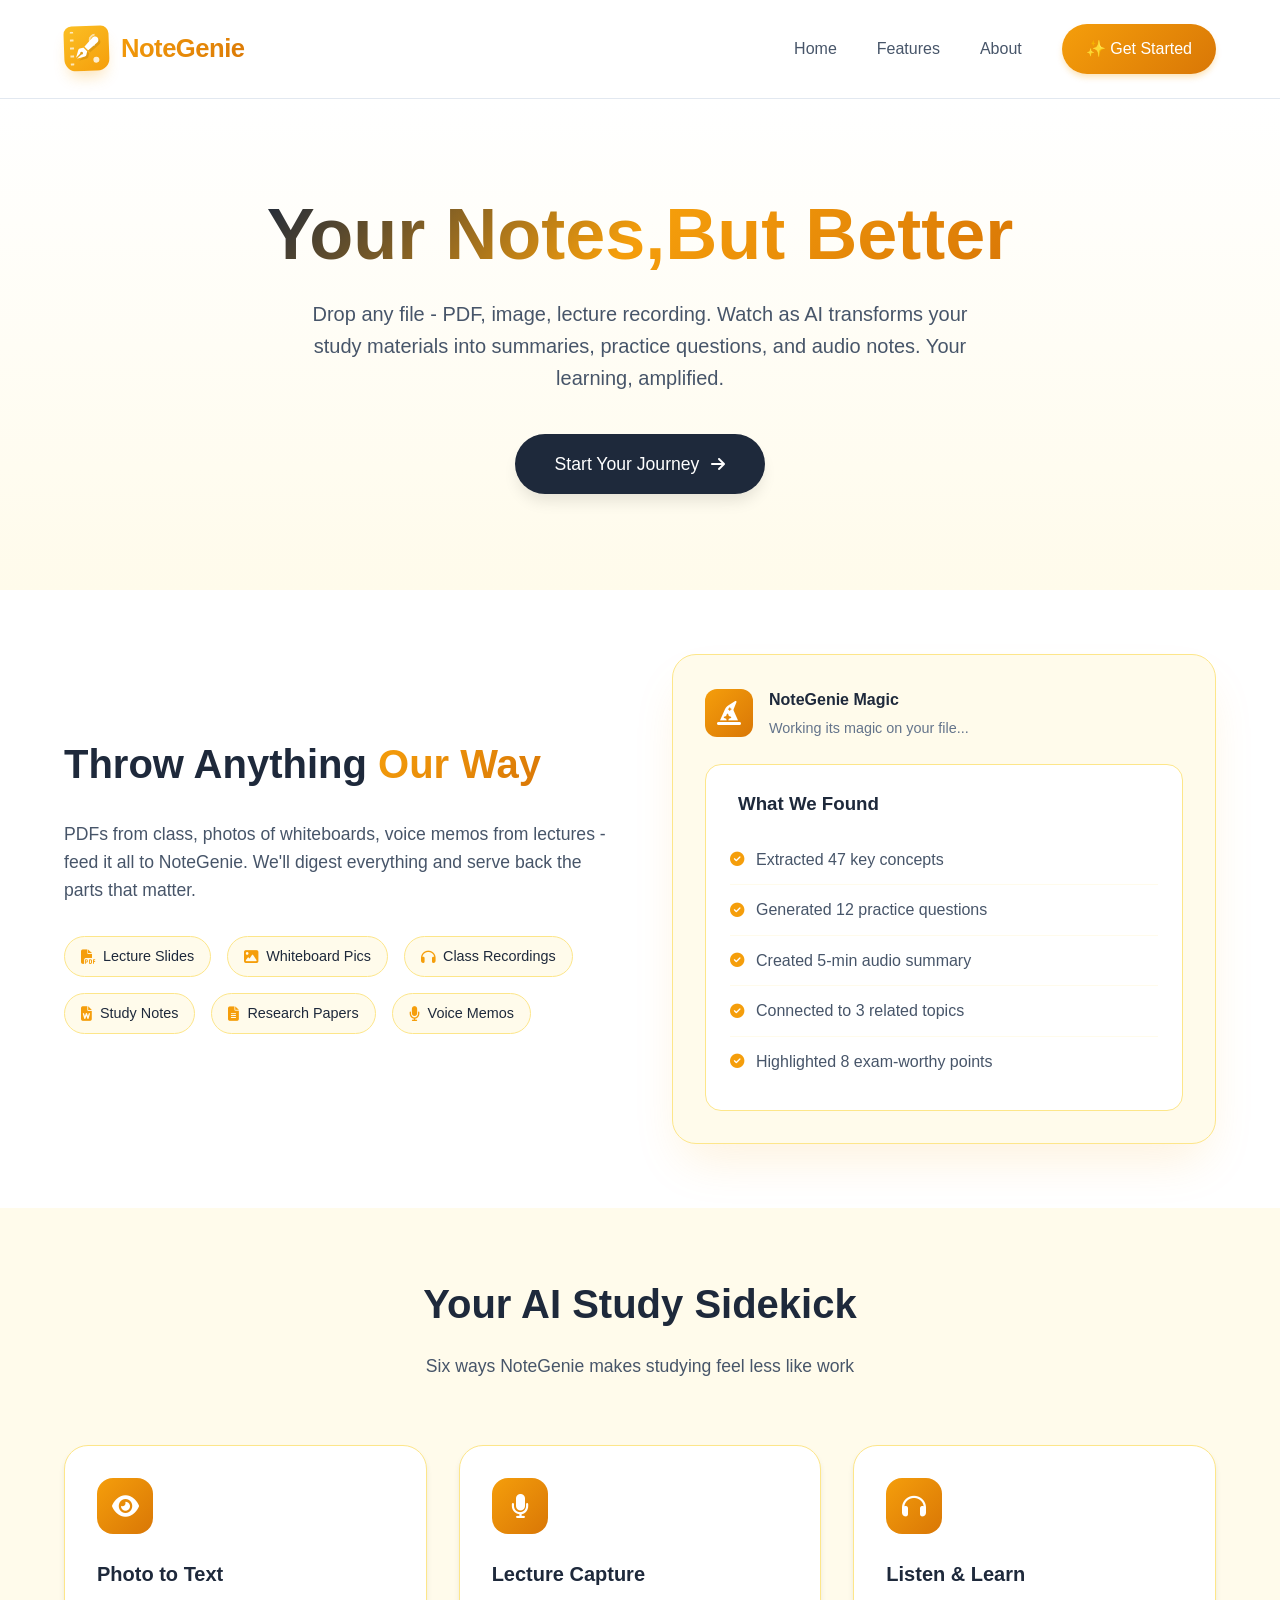
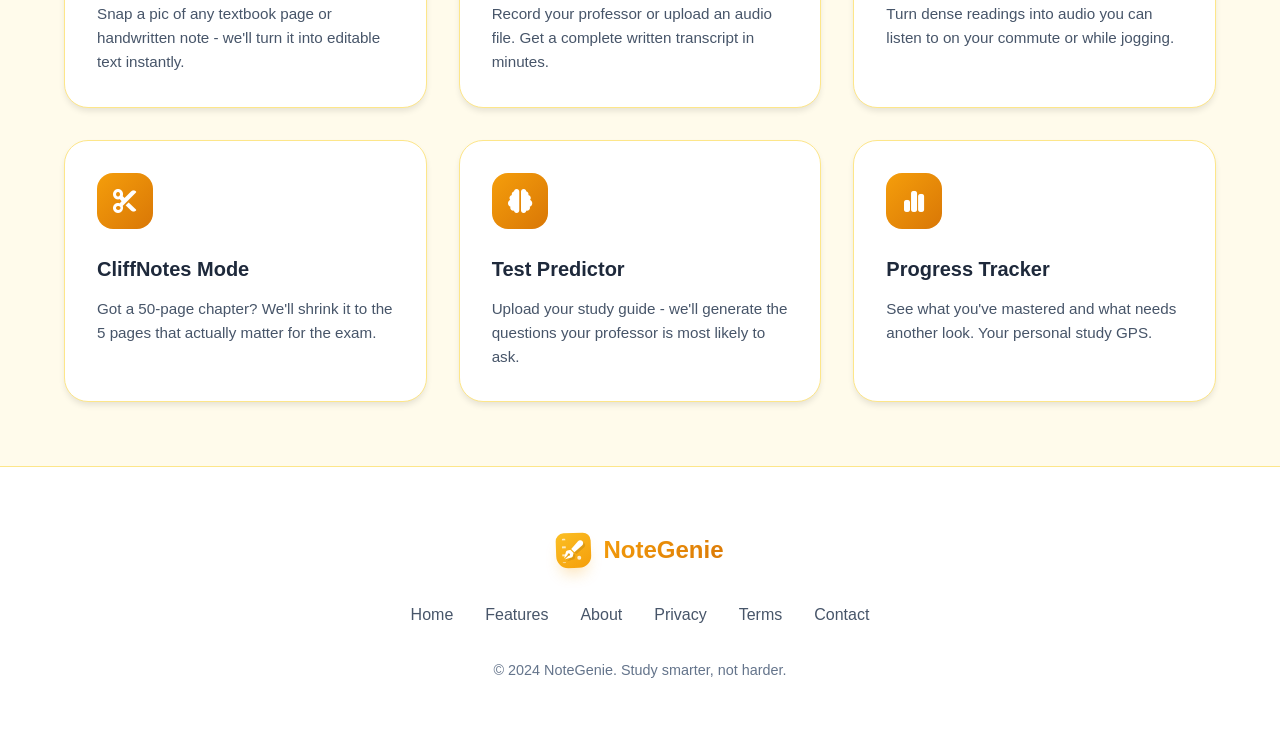
<file: templates/index.html>
<!DOCTYPE html>
<html lang="en">
<head>
    <meta charset="UTF-8">
    <meta name="viewport" content="width=device-width, initial-scale=1.0">
    <title>NoteGenie - Your Study Companion</title>
    <link rel="stylesheet" href="https://cdnjs.cloudflare.com/ajax/libs/font-awesome/6.4.0/css/all.min.css">
    <style>
        * {
            margin: 0;
            padding: 0;
            box-sizing: border-box;
        }

        body {
            font-family: -apple-system, BlinkMacSystemFont, 'Segoe UI', Roboto, Oxygen, Ubuntu, Cantarell, sans-serif;
            background: #ffffff;
            color: #1e293b;
            line-height: 1.6;
        }

        /* Navigation */
        .navbar {
            display: flex;
            justify-content: space-between;
            align-items: center;
            padding: 1.5rem 4rem;
            background: white;
            border-bottom: 1px solid #e2e8f0;
        }

        /* Creative Notebook-Style Logo */
        .logo {
            display: flex;
            align-items: center;
            gap: 0.75rem;
            font-size: 1.5rem;
            font-weight: 600;
            position: relative;
        }

        .notebook-logo {
            position: relative;
            width: 45px;
            height: 45px;
            background: linear-gradient(145deg, #fbbf24, #f59e0b);
            border-radius: 8px 8px 12px 12px;
            box-shadow: 0 10px 15px -5px rgba(245, 158, 11, 0.3);
            transform: rotate(-2deg);
            display: flex;
            align-items: center;
            justify-content: center;
            overflow: hidden;
        }

        .notebook-logo::before {
            content: '';
            position: absolute;
            left: 6px;
            top: 5px;
            bottom: 5px;
            width: 4px;
            background: linear-gradient(to bottom, #ffffff 20%, transparent 20%);
            background-size: 4px 8px;
            border-radius: 2px;
            opacity: 0.7;
        }

        .notebook-logo i {
            color: white;
            font-size: 1.4rem;
            position: relative;
            z-index: 2;
            text-shadow: 2px 2px 0 rgba(0,0,0,0.1);
            transform: rotate(2deg);
        }

        .logo-dot {
            position: absolute;
            width: 6px;
            height: 6px;
            background: white;
            border-radius: 50%;
            bottom: 8px;
            right: 10px;
            opacity: 0.8;
        }

        .logo-spiral {
            position: absolute;
            width: 12px;
            height: 12px;
            border: 2px solid white;
            border-top-color: transparent;
            border-right-color: transparent;
            border-radius: 50%;
            top: 8px;
            right: 8px;
            transform: rotate(45deg);
            opacity: 0.6;
        }

        .logo-text {
            background: linear-gradient(135deg, #f59e0b, #d97706);
            -webkit-background-clip: text;
            -webkit-text-fill-color: transparent;
            background-clip: text;
            font-size: 1.6rem;
            letter-spacing: -0.5px;
        }

        .nav-links {
            display: flex;
            gap: 2.5rem;
            align-items: center;
        }

        .nav-links a {
            text-decoration: none;
            color: #475569;
            font-weight: 500;
            transition: color 0.2s;
        }

        .nav-links a:hover {
            color: #f59e0b;
        }

        .nav-links .get-started-btn {
            background: linear-gradient(135deg, #f59e0b, #d97706);
            color: white;
            padding: 0.75rem 1.5rem;
            border-radius: 100px;
            font-weight: 500;
            box-shadow: 0 4px 6px -1px rgba(245, 158, 11, 0.3);
        }

        .nav-links .get-started-btn:hover {
            transform: translateY(-2px);
            box-shadow: 0 10px 15px -3px rgba(245, 158, 11, 0.4);
            color: white;
        }

        /* Hero Section - Original Copy */
        .hero {
            padding: 6rem 4rem;
            text-align: center;
            background: linear-gradient(to bottom, white, #fffbeb);
        }

        .hero h1 {
            font-size: 4.5rem;
            font-weight: 700;
            line-height: 1.1;
            margin-bottom: 1.5rem;
        }

        .hero-gradient {
            background: linear-gradient(135deg, #1e293b, #f59e0b, #d97706);
            -webkit-background-clip: text;
            -webkit-text-fill-color: transparent;
            background-clip: text;
        }

        .hero p {
            font-size: 1.25rem;
            color: #475569;
            max-width: 700px;
            margin: 0 auto 2.5rem;
        }

        .cta-button {
            display: inline-flex;
            align-items: center;
            gap: 0.75rem;
            background: #1e293b;
            color: white;
            padding: 1rem 2.5rem;
            border-radius: 100px;
            font-size: 1.1rem;
            font-weight: 500;
            text-decoration: none;
            transition: all 0.3s;
            box-shadow: 0 10px 15px -3px rgba(0, 0, 0, 0.1);
        }

        .cta-button:hover {
            background: #f59e0b;
            transform: translateY(-2px);
            box-shadow: 0 20px 25px -5px rgba(245, 158, 11, 0.4);
        }

        .cta-button i {
            font-size: 1rem;
        }

        /* Feature Showcase */
        .feature-showcase {
            padding: 4rem;
            background: white;
        }

        .showcase-grid {
            max-width: 1200px;
            margin: 0 auto;
            display: grid;
            grid-template-columns: 1fr 1fr;
            gap: 4rem;
            align-items: center;
        }

        .showcase-content h2 {
            font-size: 2.5rem;
            font-weight: 600;
            margin-bottom: 1.5rem;
            color: #1e293b;
        }

        .showcase-content h2 span {
            background: linear-gradient(135deg, #f59e0b, #d97706);
            -webkit-background-clip: text;
            -webkit-text-fill-color: transparent;
            background-clip: text;
        }

        .showcase-content p {
            font-size: 1.1rem;
            color: #475569;
            margin-bottom: 2rem;
        }

        .source-types {
            display: flex;
            flex-wrap: wrap;
            gap: 1rem;
            margin-bottom: 2rem;
        }

        .source-tag {
            background: #fffbeb;
            padding: 0.5rem 1rem;
            border-radius: 100px;
            font-size: 0.9rem;
            color: #1e293b;
            display: flex;
            align-items: center;
            gap: 0.5rem;
            border: 1px solid #fde68a;
        }

        .source-tag i {
            color: #f59e0b;
        }

        .feature-preview {
            background: #fffbeb;
            border-radius: 24px;
            padding: 2rem;
            box-shadow: 0 25px 50px -12px rgba(245, 158, 11, 0.15);
            border: 1px solid #fde68a;
        }

        .preview-header {
            display: flex;
            align-items: center;
            gap: 1rem;
            margin-bottom: 1.5rem;
        }

        .preview-avatar {
            width: 48px;
            height: 48px;
            background: linear-gradient(135deg, #f59e0b, #d97706);
            border-radius: 12px;
            display: flex;
            align-items: center;
            justify-content: center;
            color: white;
            font-size: 1.5rem;
        }

        .preview-title h4 {
            color: #1e293b;
            margin-bottom: 0.25rem;
        }

        .preview-title p {
            color: #64748b;
            font-size: 0.9rem;
        }

        .preview-content {
            background: white;
            border-radius: 16px;
            padding: 1.5rem;
            border: 1px solid #fde68a;
        }

        .preview-content h3 {
            color: #1e293b;
            margin-bottom: 1rem;
            display: flex;
            align-items: center;
            gap: 0.5rem;
        }

        .preview-content h3 i {
            color: #f59e0b;
        }

        .preview-content ul {
            list-style: none;
        }

        .preview-content li {
            padding: 0.75rem 0;
            border-bottom: 1px solid #fffbeb;
            color: #475569;
            display: flex;
            align-items: center;
            gap: 0.75rem;
        }

        .preview-content li:last-child {
            border-bottom: none;
        }

        .preview-content li i {
            color: #f59e0b;
            font-size: 0.9rem;
        }

        /* Features Grid */
        .features-section {
            padding: 4rem;
            background: #fffbeb;
        }

        .section-header {
            text-align: center;
            max-width: 600px;
            margin: 0 auto 4rem;
        }

        .section-header h2 {
            font-size: 2.5rem;
            color: #1e293b;
            margin-bottom: 1rem;
        }

        .section-header p {
            color: #475569;
            font-size: 1.1rem;
        }

        .features-grid {
            max-width: 1200px;
            margin: 0 auto;
            display: grid;
            grid-template-columns: repeat(3, 1fr);
            gap: 2rem;
        }

        .feature-card {
            background: white;
            padding: 2rem;
            border-radius: 24px;
            box-shadow: 0 4px 6px -1px rgba(0, 0, 0, 0.1);
            transition: all 0.3s;
            border: 1px solid #fde68a;
        }

        .feature-card:hover {
            transform: translateY(-4px);
            box-shadow: 0 20px 25px -5px rgba(245, 158, 11, 0.2);
            border-color: #f59e0b;
        }

        .feature-icon {
            width: 56px;
            height: 56px;
            background: linear-gradient(135deg, #f59e0b, #d97706);
            border-radius: 16px;
            display: flex;
            align-items: center;
            justify-content: center;
            margin-bottom: 1.5rem;
        }

        .feature-icon i {
            color: white;
            font-size: 1.5rem;
        }

        .feature-card h3 {
            color: #1e293b;
            margin-bottom: 0.75rem;
            font-size: 1.25rem;
        }

        .feature-card p {
            color: #475569;
            font-size: 0.95rem;
            line-height: 1.6;
        }

        /* Footer */
        .footer {
            background: white;
            padding: 4rem;
            text-align: center;
            border-top: 1px solid #fde68a;
        }

        .footer-logo {
            display: flex;
            align-items: center;
            justify-content: center;
            gap: 0.75rem;
            margin-bottom: 2rem;
        }

        .footer-links {
            display: flex;
            justify-content: center;
            gap: 2rem;
            margin-bottom: 2rem;
        }

        .footer-links a {
            color: #475569;
            text-decoration: none;
            transition: color 0.2s;
        }

        .footer-links a:hover {
            color: #f59e0b;
        }

        .copyright {
            color: #64748b;
            font-size: 0.9rem;
        }

        /* Responsive */
        @media (max-width: 1024px) {
            .hero h1 {
                font-size: 3.5rem;
            }
            
            .showcase-grid {
                grid-template-columns: 1fr;
            }
            
            .features-grid {
                grid-template-columns: repeat(2, 1fr);
            }
        }

        @media (max-width: 768px) {
            .navbar {
                padding: 1rem 2rem;
                flex-direction: column;
                gap: 1rem;
            }
            
            .nav-links {
                gap: 1.5rem;
            }
            
            .hero {
                padding: 4rem 2rem;
            }
            
            .hero h1 {
                font-size: 2.5rem;
            }
            
            .features-grid {
                grid-template-columns: 1fr;
            }
            
            .footer-links {
                flex-direction: column;
                gap: 1rem;
            }
        }
    </style>
</head>
<body>
    <!-- Navigation -->
    <nav class="navbar">
        <div class="logo">
            <div class="notebook-logo">
                <i class="fas fa-pen-fancy"></i>
                <div class="logo-dot"></div>
                <div class="logo-spiral"></div>
            </div>
            <span class="logo-text">NoteGenie</span>
        </div>
        <div class="nav-links">
            <a href="#home">Home</a>
            <a href="#features">Features</a>
            <a href="#about">About</a>
            <a href="/login" class="get-started-btn">✨ Get Started</a>
        </div>
    </nav>

    <!-- Hero Section - Original Copy -->
    <section class="hero" id="home">
        <h1>
            <span class="hero-gradient">Your Notes,But Better
        </h1>
        <p>Drop any file - PDF, image, lecture recording. Watch as AI transforms your study materials into summaries, practice questions, and audio notes. Your learning, amplified.</p>
        <a href="/register" class="cta-button">
            Start Your Journey <i class="fas fa-arrow-right"></i>
        </a>
    </section>

    <!-- Feature Showcase -->
    <section class="feature-showcase">
        <div class="showcase-grid">
            <div class="showcase-content">
                <h2>Throw Anything <span>Our Way</span></h2>
                <p>PDFs from class, photos of whiteboards, voice memos from lectures - feed it all to NoteGenie. We'll digest everything and serve back the parts that matter.</p>
                
                <div class="source-types">
                    <span class="source-tag"><i class="fas fa-file-pdf"></i> Lecture Slides</span>
                    <span class="source-tag"><i class="fas fa-image"></i> Whiteboard Pics</span>
                    <span class="source-tag"><i class="fas fa-headphones"></i> Class Recordings</span>
                    <span class="source-tag"><i class="fas fa-file-word"></i> Study Notes</span>
                    <span class="source-tag"><i class="fas fa-file-alt"></i> Research Papers</span>
                    <span class="source-tag"><i class="fas fa-microphone"></i> Voice Memos</span>
                </div>
            </div>

            <div class="feature-preview">
                <div class="preview-header">
                    <div class="preview-avatar">
                        <i class="fas fa-hat-wizard"></i>
                    </div>
                    <div class="preview-title">
                        <h4>NoteGenie Magic</h4>
                        <p>Working its magic on your file...</p>
                    </div>
                </div>
                <div class="preview-content">
                    <h3><i class="fas fa-sparkles"></i> What We Found</h3>
                    <ul>
                        <li><i class="fas fa-check-circle"></i> Extracted 47 key concepts</li>
                        <li><i class="fas fa-check-circle"></i> Generated 12 practice questions</li>
                        <li><i class="fas fa-check-circle"></i> Created 5-min audio summary</li>
                        <li><i class="fas fa-check-circle"></i> Connected to 3 related topics</li>
                        <li><i class="fas fa-check-circle"></i> Highlighted 8 exam-worthy points</li>
                    </ul>
                </div>
            </div>
        </div>
    </section>

    <!-- Features Grid -->
    <section class="features-section" id="features">
        <div class="section-header">
            <h2>Your AI Study Sidekick</h2>
            <p>Six ways NoteGenie makes studying feel less like work</p>
        </div>

        <div class="features-grid">
            <div class="feature-card">
                <div class="feature-icon">
                    <i class="fas fa-eye"></i>
                </div>
                <h3>Photo to Text</h3>
                <p>Snap a pic of any textbook page or handwritten note - we'll turn it into editable text instantly.</p>
            </div>

            <div class="feature-card">
                <div class="feature-icon">
                    <i class="fas fa-microphone"></i>
                </div>
                <h3>Lecture Capture</h3>
                <p>Record your professor or upload an audio file. Get a complete written transcript in minutes.</p>
            </div>

            <div class="feature-card">
                <div class="feature-icon">
                    <i class="fas fa-headphones"></i>
                </div>
                <h3>Listen & Learn</h3>
                <p>Turn dense readings into audio you can listen to on your commute or while jogging.</p>
            </div>

            <div class="feature-card">
                <div class="feature-icon">
                    <i class="fas fa-cut"></i>
                </div>
                <h3>CliffNotes Mode</h3>
                <p>Got a 50-page chapter? We'll shrink it to the 5 pages that actually matter for the exam.</p>
            </div>

            <div class="feature-card">
                <div class="feature-icon">
                    <i class="fas fa-brain"></i>
                </div>
                <h3>Test Predictor</h3>
                <p>Upload your study guide - we'll generate the questions your professor is most likely to ask.</p>
            </div>

            <div class="feature-card">
                <div class="feature-icon">
                    <i class="fas fa-chart-simple"></i>
                </div>
                <h3>Progress Tracker</h3>
                <p>See what you've mastered and what needs another look. Your personal study GPS.</p>
            </div>
        </div>
    </section>

    <!-- Footer -->
    <footer class="footer">
        <div class="footer-logo">
            <div class="notebook-logo" style="width: 35px; height: 35px;">
                <i class="fas fa-pen-fancy" style="font-size: 1.2rem;"></i>
                <div class="logo-dot" style="width: 4px; height: 4px;"></div>
            </div>
            <span style="font-size: 1.5rem; font-weight: 600; background: linear-gradient(135deg, #f59e0b, #d97706); -webkit-background-clip: text; -webkit-text-fill-color: transparent;">NoteGenie</span>
        </div>
        <div class="footer-links">
            <a href="#home">Home</a>
            <a href="#features">Features</a>
            <a href="#about">About</a>
            <a href="/privacy">Privacy</a>
            <a href="/terms">Terms</a>
            <a href="/contact">Contact</a>
        </div>
        <div class="copyright">
            © 2024 NoteGenie. Study smarter, not harder.
        </div>
    </footer>
</body>
</html>
</file>
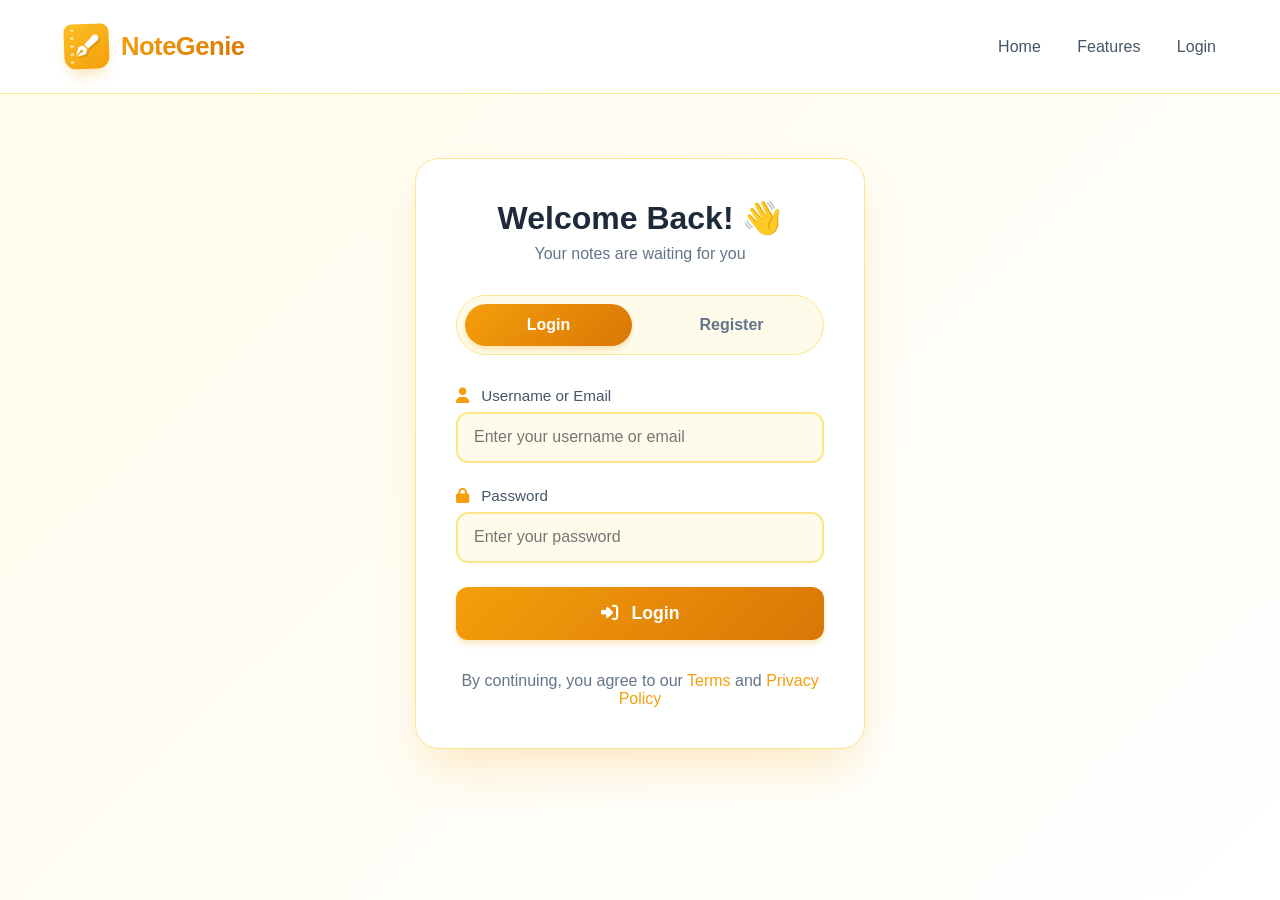
<file: templates/login.html>
<!DOCTYPE html>
<html lang="en">
<head>
    <meta charset="UTF-8">
    <meta name="viewport" content="width=device-width, initial-scale=1.0">
    <title>NoteGenie - Login</title>
    <link rel="stylesheet" href="https://cdnjs.cloudflare.com/ajax/libs/font-awesome/6.4.0/css/all.min.css">
    <style>
        * {
            margin: 0;
            padding: 0;
            box-sizing: border-box;
        }

        body {
            font-family: -apple-system, BlinkMacSystemFont, 'Segoe UI', Roboto, Oxygen, Ubuntu, Cantarell, sans-serif;
            background: linear-gradient(135deg, #fffbeb, #ffffff);
            min-height: 100vh;
            color: #1e293b;
        }

        /* Navigation */
        .navbar {
            display: flex;
            justify-content: space-between;
            align-items: center;
            padding: 1.5rem 4rem;
            background: white;
            border-bottom: 1px solid #fde68a;
        }

        /* Notebook-Style Logo */
        .logo {
            display: flex;
            align-items: center;
            gap: 0.75rem;
            font-size: 1.5rem;
            font-weight: 600;
            text-decoration: none;
        }

        .notebook-logo {
            position: relative;
            width: 45px;
            height: 45px;
            background: linear-gradient(145deg, #fbbf24, #f59e0b);
            border-radius: 8px 8px 12px 12px;
            box-shadow: 0 10px 15px -5px rgba(245, 158, 11, 0.3);
            transform: rotate(-2deg);
            display: flex;
            align-items: center;
            justify-content: center;
            overflow: hidden;
        }

        .notebook-logo::before {
            content: '';
            position: absolute;
            left: 6px;
            top: 5px;
            bottom: 5px;
            width: 4px;
            background: linear-gradient(to bottom, #ffffff 20%, transparent 20%);
            background-size: 4px 8px;
            border-radius: 2px;
            opacity: 0.7;
        }

        .notebook-logo i {
            color: white;
            font-size: 1.4rem;
            position: relative;
            z-index: 2;
            text-shadow: 2px 2px 0 rgba(0,0,0,0.1);
            transform: rotate(2deg);
        }

        .logo-text {
            background: linear-gradient(135deg, #f59e0b, #d97706);
            -webkit-background-clip: text;
            -webkit-text-fill-color: transparent;
            background-clip: text;
            font-size: 1.6rem;
            letter-spacing: -0.5px;
        }

        .nav-links a {
            text-decoration: none;
            color: #475569;
            font-weight: 500;
            margin-left: 2rem;
            transition: color 0.2s;
        }

        .nav-links a:hover {
            color: #f59e0b;
        }

        /* Auth Container */
        .auth-container {
            max-width: 450px;
            margin: 4rem auto;
            padding: 2.5rem;
            background: white;
            border-radius: 24px;
            box-shadow: 0 25px 50px -12px rgba(245, 158, 11, 0.25);
            border: 1px solid #fde68a;
        }

        .auth-header {
            text-align: center;
            margin-bottom: 2rem;
        }

        .auth-header h2 {
            font-size: 2rem;
            color: #1e293b;
            margin-bottom: 0.5rem;
        }

        .auth-header p {
            color: #64748b;
        }

        .auth-header p a {
            color: #f59e0b;
            text-decoration: none;
            font-weight: 600;
        }

        .auth-header p a:hover {
            text-decoration: underline;
        }

        /* Tabs */
        .auth-tabs {
            display: flex;
            gap: 1rem;
            margin-bottom: 2rem;
            background: #fffbeb;
            padding: 0.5rem;
            border-radius: 100px;
            border: 1px solid #fde68a;
        }

        .auth-tab {
            flex: 1;
            padding: 0.75rem;
            text-align: center;
            border-radius: 100px;
            cursor: pointer;
            font-weight: 600;
            color: #64748b;
            transition: all 0.3s;
        }

        .auth-tab.active {
            background: linear-gradient(135deg, #f59e0b, #d97706);
            color: white;
            box-shadow: 0 4px 6px -1px rgba(245, 158, 11, 0.3);
        }

        /* Forms */
        .auth-form {
            display: none;
        }

        .auth-form.active {
            display: block;
        }

        .form-group {
            margin-bottom: 1.5rem;
        }

        .form-group label {
            display: block;
            margin-bottom: 0.5rem;
            color: #475569;
            font-weight: 500;
            font-size: 0.95rem;
        }

        .form-group label i {
            color: #f59e0b;
            margin-right: 0.5rem;
        }

        .form-group input {
            width: 100%;
            padding: 0.9rem 1rem;
            border: 2px solid #fde68a;
            border-radius: 12px;
            font-size: 1rem;
            transition: all 0.3s;
            background: #fffbeb;
        }

        .form-group input:focus {
            outline: none;
            border-color: #f59e0b;
            box-shadow: 0 0 0 4px rgba(245, 158, 11, 0.1);
        }

        .auth-btn {
            width: 100%;
            padding: 1rem;
            background: linear-gradient(135deg, #f59e0b, #d97706);
            color: white;
            border: none;
            border-radius: 12px;
            font-size: 1.1rem;
            font-weight: 600;
            cursor: pointer;
            transition: all 0.3s;
            box-shadow: 0 4px 6px -1px rgba(245, 158, 11, 0.3);
        }

        .auth-btn:hover {
            transform: translateY(-2px);
            box-shadow: 0 10px 15px -3px rgba(245, 158, 11, 0.4);
        }

        .auth-btn i {
            margin-right: 0.5rem;
        }

        .message {
            padding: 1rem;
            border-radius: 12px;
            margin-bottom: 1.5rem;
            display: none;
            font-weight: 500;
        }

        .message.error {
            background: #fee2e2;
            color: #dc2626;
            border: 1px solid #fecaca;
            display: block;
        }

        .message.success {
            background: #f0fdf4;
            color: #16a34a;
            border: 1px solid #bbf7d0;
            display: block;
        }

        .footer {
            text-align: center;
            margin-top: 2rem;
            color: #64748b;
        }

        .footer a {
            color: #f59e0b;
            text-decoration: none;
        }

        .footer a:hover {
            text-decoration: underline;
        }

        @media (max-width: 768px) {
            .navbar {
                padding: 1rem 2rem;
            }
            
            .auth-container {
                margin: 2rem 1rem;
                padding: 1.5rem;
            }
        }
    </style>
</head>
<body>
    <nav class="navbar">
        <a href="/" class="logo">
            <div class="notebook-logo">
                <i class="fas fa-pen-fancy"></i>
            </div>
            <span class="logo-text">NoteGenie</span>
        </a>
        <div class="nav-links">
            <a href="/">Home</a>
            <a href="/#features">Features</a>
            <a href="/login">Login</a>
        </div>
    </nav>

    <div class="auth-container">
        <div class="auth-header">
            <h2>Welcome Back! 👋</h2>
            <p>Your notes are waiting for you</p>
        </div>

        <div class="auth-tabs">
            <div class="auth-tab active" onclick="switchTab('login')">Login</div>
            <div class="auth-tab" onclick="switchTab('register')">Register</div>
        </div>

        <div id="message" class="message"></div>

        <!-- Login Form -->
        <form id="loginForm" class="auth-form active" onsubmit="handleLogin(event)">
            <div class="form-group">
                <label><i class="fas fa-user"></i> Username or Email</label>
                <input type="text" id="loginUsername" placeholder="Enter your username or email" required>
            </div>
            <div class="form-group">
                <label><i class="fas fa-lock"></i> Password</label>
                <input type="password" id="loginPassword" placeholder="Enter your password" required>
            </div>
            <button type="submit" class="auth-btn">
                <i class="fas fa-sign-in-alt"></i> Login
            </button>
        </form>

        <!-- Register Form -->
        <form id="registerForm" class="auth-form" onsubmit="handleRegister(event)">
            <div class="form-group">
                <label><i class="fas fa-user"></i> Username</label>
                <input type="text" id="regUsername" placeholder="Choose a username" minlength="3" required>
            </div>
            <div class="form-group">
                <label><i class="fas fa-envelope"></i> Email</label>
                <input type="email" id="regEmail" placeholder="Enter your email" required>
            </div>
            <div class="form-group">
                <label><i class="fas fa-id-card"></i> Full Name</label>
                <input type="text" id="regFullName" placeholder="Enter your full name (optional)">
            </div>
            <div class="form-group">
                <label><i class="fas fa-lock"></i> Password</label>
                <input type="password" id="regPassword" placeholder="Create a password" minlength="6" required>
            </div>
            <div class="form-group">
                <label><i class="fas fa-lock"></i> Confirm Password</label>
                <input type="password" id="regConfirmPassword" placeholder="Confirm your password" required>
            </div>
            <button type="submit" class="auth-btn">
                <i class="fas fa-user-plus"></i> Register
            </button>
        </form>

        <div class="footer">
            <p>By continuing, you agree to our <a href="/terms">Terms</a> and <a href="/privacy">Privacy Policy</a></p>
        </div>
    </div>

    <script>
        function switchTab(tab) {
            // Update tab styling
            document.querySelectorAll('.auth-tab').forEach(t => t.classList.remove('active'));
            if (tab === 'login') {
                document.querySelector('.auth-tab[onclick="switchTab(\'login\')"]').classList.add('active');
                document.getElementById('loginForm').classList.add('active');
                document.getElementById('registerForm').classList.remove('active');
            } else {
                document.querySelector('.auth-tab[onclick="switchTab(\'register\')"]').classList.add('active');
                document.getElementById('registerForm').classList.add('active');
                document.getElementById('loginForm').classList.remove('active');
            }
            // Clear any messages
            document.getElementById('message').style.display = 'none';
        }

        async function handleLogin(event) {
            event.preventDefault();
            
            const username = document.getElementById('loginUsername').value;
            const password = document.getElementById('loginPassword').value;
            
            try {
                const formData = new FormData();
                formData.append('username', username);
                formData.append('password', password);
                
                const response = await fetch('/api/auth/login', {
                    method: 'POST',
                    body: formData
                });
                
                const data = await response.json();
                
                if (response.ok) {
                    // Store tokens
                    localStorage.setItem('access_token', data.access_token);
                    localStorage.setItem('refresh_token', data.refresh_token);
                    localStorage.setItem('user_id', data.user_id);
                    localStorage.setItem('username', data.username);
                    localStorage.setItem('role', data.role);
                    
                    showMessage('success', 'Login successful! Redirecting...');
                    
                    setTimeout(() => {
                        window.location.href = '/dashboard';
                    }, 1500);
                } else {
                    showMessage('error', data.detail || 'Login failed');
                }
            } catch (error) {
                showMessage('error', 'Network error. Please try again.');
            }
        }

        async function handleRegister(event) {
            event.preventDefault();
            
            const username = document.getElementById('regUsername').value;
            const email = document.getElementById('regEmail').value;
            const fullName = document.getElementById('regFullName').value;
            const password = document.getElementById('regPassword').value;
            const confirmPassword = document.getElementById('regConfirmPassword').value;
            
            if (password !== confirmPassword) {
                showMessage('error', 'Passwords do not match');
                return;
            }
            
            try {
                const response = await fetch('/api/auth/register', {
                    method: 'POST',
                    headers: {
                        'Content-Type': 'application/json',
                    },
                    body: JSON.stringify({
                        username,
                        email,
                        password,
                        full_name: fullName
                    })
                });
                
                const data = await response.json();
                
                if (response.ok) {
                    // Store tokens
                    localStorage.setItem('access_token', data.access_token);
                    localStorage.setItem('refresh_token', data.refresh_token);
                    localStorage.setItem('user_id', data.user_id);
                    localStorage.setItem('username', data.username);
                    localStorage.setItem('role', data.role);
                    
                    showMessage('success', 'Registration successful! Redirecting...');
                    
                    setTimeout(() => {
                        window.location.href = '/dashboard';
                    }, 1500);
                } else {
                    showMessage('error', data.detail || 'Registration failed');
                }
            } catch (error) {
                showMessage('error', 'Network error. Please try again.');
            }
        }

        function showMessage(type, message) {
            const messageDiv = document.getElementById('message');
            messageDiv.className = `message ${type}`;
            messageDiv.textContent = message;
        }
    </script>
</body>
</html>
</file>
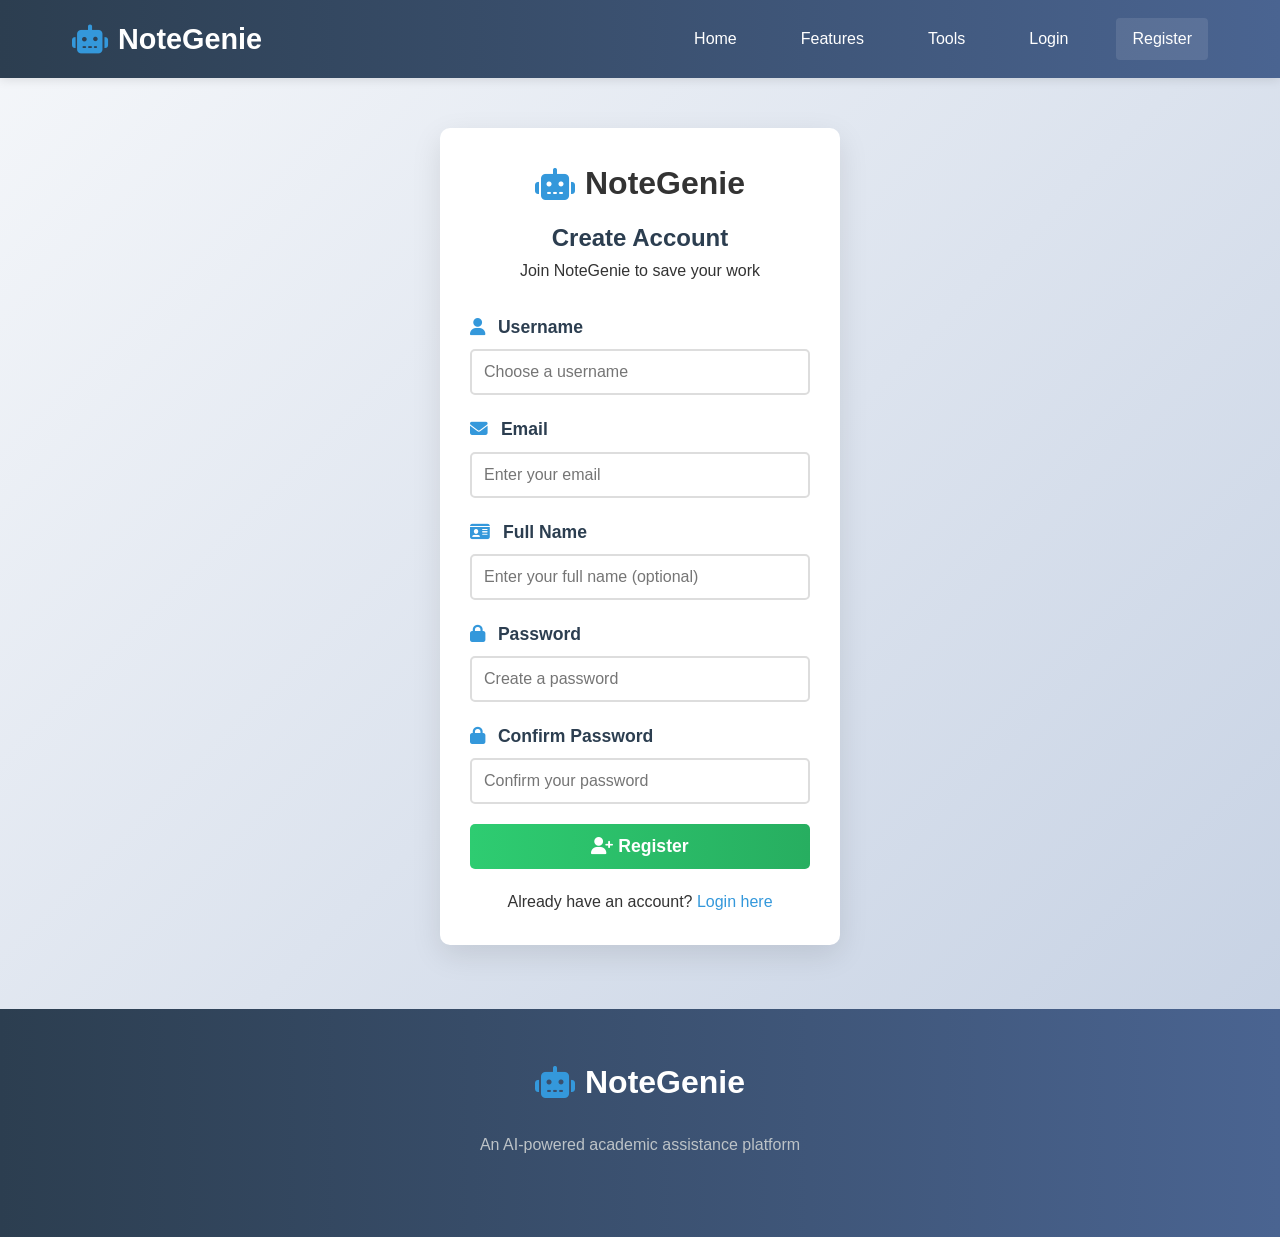
<file: templates/register.html>
<!DOCTYPE html>
<html lang="en">
<head>
    <meta charset="UTF-8">
    <meta name="viewport" content="width=device-width, initial-scale=1.0">
    <title>NoteGenie - Register</title>
    <link rel="stylesheet" href="/static/css/style.css">
    <link rel="stylesheet" href="https://cdnjs.cloudflare.com/ajax/libs/font-awesome/6.4.0/css/all.min.css">
    <style>
        .auth-container {
            max-width: 400px;
            margin: 50px auto;
            padding: 30px;
            background: white;
            border-radius: 10px;
            box-shadow: 0 10px 30px rgba(0,0,0,0.1);
        }
        .auth-header {
            text-align: center;
            margin-bottom: 30px;
        }
        .auth-header .logo {
            font-size: 2rem;
            margin-bottom: 10px;
            display: flex;
            align-items: center;
            justify-content: center;
            gap: 10px;
        }
        .auth-header h2 {
            color: #2c3e50;
        }
        .form-group {
            margin-bottom: 20px;
        }
        .form-group label {
            display: block;
            margin-bottom: 8px;
            color: #2c3e50;
            font-weight: bold;
        }
        .form-group input {
            width: 100%;
            padding: 12px;
            border: 2px solid #ddd;
            border-radius: 5px;
            font-size: 1rem;
            transition: border 0.3s;
        }
        .form-group input:focus {
            border-color: #3498db;
            outline: none;
        }
        .auth-btn {
            width: 100%;
            padding: 12px;
            background: linear-gradient(90deg, #2ecc71, #27ae60);
            color: white;
            border: none;
            border-radius: 5px;
            font-size: 1.1rem;
            font-weight: bold;
            cursor: pointer;
            transition: all 0.3s;
        }
        .auth-btn:hover {
            transform: translateY(-2px);
            box-shadow: 0 5px 15px rgba(46, 204, 113, 0.3);
        }
        .login-link {
            text-align: center;
            margin-top: 20px;
        }
        .login-link a {
            color: #3498db;
            text-decoration: none;
        }
        .error-message {
            background: #f8d7da;
            color: #721c24;
            padding: 10px;
            border-radius: 5px;
            margin-bottom: 20px;
            display: none;
        }
        .success-message {
            background: #d4edda;
            color: #155724;
            padding: 10px;
            border-radius: 5px;
            margin-bottom: 20px;
            display: none;
        }
    </style>
</head>
<body>
    <nav class="navbar">
        <div class="nav-container">
            <div class="logo">
                <i class="fas fa-robot"></i>
                <span>NoteGenie</span>
            </div>
            <div class="nav-links">
                <a href="/">Home</a>
                <a href="/#features">Features</a>
                <a href="/#tools">Tools</a>
                <a href="/login" class="auth-link">Login</a>
                <a href="/register" class="auth-link register-link active">Register</a>
            </div>
        </div>
    </nav>

    <div class="auth-container">
        <div class="auth-header">
            <div class="logo">
                <i class="fas fa-robot"></i>
                <span>NoteGenie</span>
            </div>
            <h2>Create Account</h2>
            <p>Join NoteGenie to save your work</p>
        </div>

        <div id="errorMessage" class="error-message"></div>
        <div id="successMessage" class="success-message"></div>

        <form id="registerForm" onsubmit="handleRegister(event)">
            <div class="form-group">
                <label for="regUsername"><i class="fas fa-user"></i> Username</label>
                <input type="text" id="regUsername" required placeholder="Choose a username" minlength="3">
            </div>
            <div class="form-group">
                <label for="regEmail"><i class="fas fa-envelope"></i> Email</label>
                <input type="email" id="regEmail" required placeholder="Enter your email">
            </div>
            <div class="form-group">
                <label for="regFullName"><i class="fas fa-id-card"></i> Full Name</label>
                <input type="text" id="regFullName" placeholder="Enter your full name (optional)">
            </div>
            <div class="form-group">
                <label for="regPassword"><i class="fas fa-lock"></i> Password</label>
                <input type="password" id="regPassword" required placeholder="Create a password" minlength="6">
            </div>
            <div class="form-group">
                <label for="regConfirmPassword"><i class="fas fa-lock"></i> Confirm Password</label>
                <input type="password" id="regConfirmPassword" required placeholder="Confirm your password">
            </div>
            <button type="submit" class="auth-btn">
                <i class="fas fa-user-plus"></i> Register
            </button>
        </form>

        <div class="login-link">
            Already have an account? <a href="/login">Login here</a>
        </div>
    </div>

    <footer class="footer">
        <div class="footer-content">
            <div class="footer-logo">
                <i class="fas fa-robot"></i>
                <span>NoteGenie</span>
            </div>
            <p>An AI-powered academic assistance platform</p>
        </div>
    </footer>

    <script>
        async function handleRegister(event) {
            event.preventDefault();
            
            const username = document.getElementById('regUsername').value;
            const email = document.getElementById('regEmail').value;
            const fullName = document.getElementById('regFullName').value;
            const password = document.getElementById('regPassword').value;
            const confirmPassword = document.getElementById('regConfirmPassword').value;
            
            if (password !== confirmPassword) {
                showMessage('error', 'Passwords do not match');
                return;
            }
            
            if (password.length < 6) {
                showMessage('error', 'Password must be at least 6 characters');
                return;
            }
            
            try {
                const response = await fetch('/api/auth/register', {
                    method: 'POST',
                    headers: {
                        'Content-Type': 'application/json',
                    },
                    body: JSON.stringify({
                        username,
                        email,
                        password,
                        full_name: fullName
                    })
                });
                
                const data = await response.json();
                
                if (response.ok) {
                    // Store tokens
                    localStorage.setItem('access_token', data.access_token);
                    localStorage.setItem('refresh_token', data.refresh_token);
                    localStorage.setItem('user_id', data.user_id);
                    localStorage.setItem('username', data.username);
                    localStorage.setItem('role', data.role);
                    
                    showMessage('success', 'Registration successful! Redirecting...');
                    setTimeout(() => {
                        window.location.href = '/';
                    }, 1500);
                } else {
                    showMessage('error', data.detail || 'Registration failed');
                }
            } catch (error) {
                showMessage('error', 'Network error. Please try again.');
            }
        }

        function showMessage(type, message) {
            const errorDiv = document.getElementById('errorMessage');
            const successDiv = document.getElementById('successMessage');
            
            errorDiv.style.display = 'none';
            successDiv.style.display = 'none';
            
            if (type === 'error') {
                errorDiv.textContent = message;
                errorDiv.style.display = 'block';
            } else {
                successDiv.textContent = message;
                successDiv.style.display = 'block';
            }
        }
    </script>
</body>
</html>
</file>
<file: static/css/style.css>
/* Reset and base styles */
* {
    margin: 0;
    padding: 0;
    box-sizing: border-box;
}

body {
    font-family: 'Segoe UI', Tahoma, Geneva, Verdana, sans-serif;
    line-height: 1.6;
    color: #333;
    background: linear-gradient(135deg, #f5f7fa 0%, #c3cfe2 100%);
    min-height: 100vh;
}

/* Navigation */
.navbar {
    background: linear-gradient(90deg, #2c3e50, #4a6491);
    color: white;
    padding: 1rem 0;
    position: sticky;
    top: 0;
    z-index: 1000;
    box-shadow: 0 2px 10px rgba(0,0,0,0.1);
}

.nav-container {
    max-width: 1200px;
    margin: 0 auto;
    display: flex;
    justify-content: space-between;
    align-items: center;
    padding: 0 2rem;
}

.logo {
    display: flex;
    align-items: center;
    gap: 10px;
    font-size: 1.8rem;
    font-weight: bold;
}

.logo i {
    color: #3498db;
}

.nav-links {
    display: flex;
    gap: 2rem;
}

.nav-links a {
    color: white;
    text-decoration: none;
    padding: 0.5rem 1rem;
    border-radius: 4px;
    transition: background 0.3s;
}

.nav-links a:hover, .nav-links a.active {
    background: rgba(255,255,255,0.1);
}

/* Hero Section */
.hero {
    max-width: 1200px;
    margin: 2rem auto;
    padding: 4rem 2rem;
    display: flex;
    align-items: center;
    gap: 4rem;
}

.hero-content {
    flex: 1;
}

.hero h1 {
    font-size: 3.5rem;
    color: #2c3e50;
    margin-bottom: 1rem;
    line-height: 1.2;
}

.hero p {
    font-size: 1.2rem;
    color: #5d6d7e;
    margin-bottom: 2rem;
}

.cta-button {
    display: inline-block;
    background: linear-gradient(90deg, #3498db, #2980b9);
    color: white;
    padding: 1rem 2rem;
    border-radius: 50px;
    text-decoration: none;
    font-weight: bold;
    font-size: 1.1rem;
    transition: transform 0.3s, box-shadow 0.3s;
    border: none;
    cursor: pointer;
}

.cta-button:hover {
    transform: translateY(-3px);
    box-shadow: 0 10px 20px rgba(52, 152, 219, 0.3);
}

.hero-image {
    flex: 1;
    display: flex;
    justify-content: center;
    align-items: center;
}

.hero-image i {
    font-size: 15rem;
    color: #3498db;
    opacity: 0.8;
}

/* Features Section */
.features {
    max-width: 1200px;
    margin: 4rem auto;
    padding: 2rem;
}

.features h2 {
    text-align: center;
    font-size: 2.5rem;
    color: #2c3e50;
    margin-bottom: 3rem;
}

.features-grid {
    display: grid;
    grid-template-columns: repeat(auto-fit, minmax(300px, 1fr));
    gap: 2rem;
}

.feature-card {
    background: white;
    padding: 2rem;
    border-radius: 10px;
    box-shadow: 0 5px 15px rgba(0,0,0,0.1);
    transition: all 0.3s ease;
    cursor: pointer;
    position: relative;
    overflow: hidden;
}

.feature-card:hover {
    transform: translateY(-10px);
    box-shadow: 0 15px 30px rgba(0,0,0,0.2);
}

.feature-card.active {
    border: 3px solid #3498db;
    background: linear-gradient(135deg, #f8f9fa 0%, #e3f2fd 100%);
}

.feature-icon {
    width: 80px;
    height: 80px;
    background: linear-gradient(135deg, #3498db, #8e44ad);
    border-radius: 50%;
    display: flex;
    align-items: center;
    justify-content: center;
    margin: 0 auto 1.5rem;
}

.feature-icon i {
    font-size: 2.5rem;
    color: white;
}

.feature-card h3 {
    color: #2c3e50;
    margin-bottom: 1rem;
    font-size: 1.5rem;
    text-align: center;
}

.feature-card p {
    color: #7f8c8d;
    line-height: 1.6;
    text-align: center;
    margin-bottom: 1.5rem;
}

.feature-badge {
    background: linear-gradient(90deg, #2ecc71, #27ae60);
    color: white;
    padding: 0.5rem 1rem;
    border-radius: 20px;
    font-size: 0.9rem;
    font-weight: bold;
    text-align: center;
    display: block;
    margin: 0 auto;
    transition: transform 0.2s;
    width: fit-content;
}

.feature-card:hover .feature-badge {
    transform: scale(1.05);
}

/* Tools Section */
.tools-section {
    max-width: 1200px;
    margin: 4rem auto;
    padding: 2rem;
}

.tools-section h2 {
    text-align: center;
    font-size: 2.5rem;
    color: #2c3e50;
    margin-bottom: 1rem;
}

.section-subtitle {
    text-align: center;
    color: #7f8c8d;
    margin-bottom: 3rem;
    font-size: 1.1rem;
}

/* Tool Containers */
.tool-container {
    background: white;
    border-radius: 15px;
    box-shadow: 0 10px 30px rgba(0,0,0,0.1);
    margin-bottom: 2rem;
    overflow: hidden;
    animation: slideDown 0.5s ease;
}

@keyframes slideDown {
    from {
        opacity: 0;
        transform: translateY(-20px);
    }
    to {
        opacity: 1;
        transform: translateY(0);
    }
}

.tool-container.hidden {
    display: none;
}

.tool-header {
    background: linear-gradient(90deg, #2c3e50, #4a6491);
    color: white;
    padding: 1.5rem 2rem;
    display: flex;
    justify-content: space-between;
    align-items: center;
}

.tool-header h3 {
    display: flex;
    align-items: center;
    gap: 10px;
    font-size: 1.5rem;
}

.close-tool {
    background: rgba(255,255,255,0.2);
    color: white;
    border: none;
    width: 40px;
    height: 40px;
    border-radius: 50%;
    cursor: pointer;
    font-size: 1.2rem;
    transition: background 0.3s;
}

.close-tool:hover {
    background: rgba(255,255,255,0.3);
}

.tool-content {
    padding: 2rem;
}

.tool-content p {
    color: #5d6d7e;
    margin-bottom: 2rem;
    text-align: center;
    font-size: 1.1rem;
}

/* File Upload Area */
.file-upload-area {
    border: 3px dashed #3498db;
    border-radius: 10px;
    padding: 3rem 2rem;
    text-align: center;
    cursor: pointer;
    transition: all 0.3s;
    background: #f8f9fa;
    margin-bottom: 1.5rem;
}

.file-upload-area:hover {
    background: #e3f2fd;
    border-color: #2980b9;
}

.file-upload-area i {
    font-size: 3rem;
    color: #3498db;
    margin-bottom: 1rem;
}

.file-upload-area p {
    margin: 0.5rem 0;
    color: #5d6d7e;
}

.file-types {
    color: #7f8c8d !important;
    font-size: 0.9rem !important;
}

.file-name {
    background: #e3f2fd;
    padding: 1rem;
    border-radius: 5px;
    margin-bottom: 1.5rem;
    border-left: 4px solid #3498db;
    word-break: break-all;
    display: none;
    white-space: pre-line;
}

/* Tool Buttons */
.tool-submit-btn {
    width: 100%;
    padding: 1.2rem;
    background: linear-gradient(90deg, #2ecc71, #27ae60);
    color: white;
    border: none;
    border-radius: 8px;
    font-size: 1.2rem;
    font-weight: bold;
    cursor: pointer;
    transition: all 0.3s;
    display: flex;
    align-items: center;
    justify-content: center;
    gap: 10px;
}

.tool-submit-btn:hover {
    transform: translateY(-2px);
    box-shadow: 0 5px 15px rgba(46, 204, 113, 0.3);
}

.tool-submit-btn:disabled {
    background: #95a5a6;
    cursor: not-allowed;
    transform: none;
}

/* Tool Results */
.tool-result {
    margin-top: 2rem;
    padding: 1.5rem;
    background: #f8f9fa;
    border-radius: 10px;
    border-left: 4px solid #3498db;
}

.tool-result h4 {
    color: #2c3e50;
    margin-bottom: 1rem;
}

.result-placeholder {
    color: #7f8c8d;
    font-style: italic;
    padding: 1rem;
    background: white;
    border-radius: 5px;
    min-height: 100px;
    display: flex;
    align-items: center;
    justify-content: center;
}

/* Coming Soon */
.coming-soon {
    text-align: center;
    padding: 3rem 2rem;
    background: #f8f9fa;
    border-radius: 10px;
    border: 2px dashed #bdc3c7;
}

.coming-soon i {
    font-size: 4rem;
    color: #f39c12;
    margin-bottom: 1.5rem;
}

.coming-soon p {
    color: #7f8c8d;
    font-size: 1.2rem;
    margin: 0;
}

/* OCR Results Styling */
.ocr-result-container {
    background: white;
    border-radius: 10px;
    padding: 20px;
    box-shadow: 0 3px 10px rgba(0,0,0,0.1);
}

.result-header {
    display: flex;
    align-items: center;
    gap: 10px;
    margin-bottom: 15px;
    padding-bottom: 15px;
    border-bottom: 2px solid;
}

.result-header.success {
    border-color: #2ecc71;
    color: #2ecc71;
}

.result-header.error {
    border-color: #e74c3c;
    color: #e74c3c;
}

.result-header i {
    font-size: 1.5rem;
}

.result-details {
    background: #f8f9fa;
    padding: 15px;
    border-radius: 5px;
    margin-bottom: 20px;
}

.result-details p {
    margin: 5px 0;
    color: #2c3e50;
}

.extracted-text-section {
    margin-top: 20px;
}

.extracted-text-section h5 {
    color: #2c3e50;
    margin-bottom: 10px;
    font-size: 1.1rem;
}

.extracted-text-box {
    background: white;
    border: 2px solid #3498db;
    border-radius: 5px;
    padding: 15px;
    max-height: 300px;
    overflow-y: auto;
    font-family: 'Courier New', monospace;
    font-size: 0.95rem;
    line-height: 1.5;
    white-space: pre-wrap;
    word-wrap: break-word;
    text-align: left;
    margin-bottom: 15px;
    background: #fcfcfc;
}

.text-actions {
    display: flex;
    gap: 10px;
    margin-top: 15px;
}

.action-btn {
    flex: 1;
    padding: 12px 15px;
    border: none;
    border-radius: 5px;
    font-weight: bold;
    cursor: pointer;
    display: flex;
    align-items: center;
    justify-content: center;
    gap: 8px;
    transition: all 0.2s ease;
    font-size: 1rem;
}

.copy-btn {
    background: #3498db;
    color: white;
}

.copy-btn:hover {
    background: #2980b9;
    transform: translateY(-2px);
    box-shadow: 0 4px 8px rgba(52, 152, 219, 0.3);
}

.download-btn {
    background: #2ecc71;
    color: white;
}

.download-btn:hover {
    background: #27ae60;
    transform: translateY(-2px);
    box-shadow: 0 4px 8px rgba(46, 204, 113, 0.3);
}

/* PDF Actions */
.pdf-actions {
    display: flex;
    gap: 10px;
    margin-top: 15px;
}

.download-pdf-btn {
    background: #3498db;
    color: white;
    text-decoration: none;
    padding: 12px 15px;
    border-radius: 5px;
    display: flex;
    align-items: center;
    justify-content: center;
    gap: 8px;
    flex: 1;
    transition: all 0.2s ease;
}

.download-pdf-btn:hover {
    background: #2980b9;
    transform: translateY(-2px);
    box-shadow: 0 4px 8px rgba(52, 152, 219, 0.3);
}

.copy-link-btn {
    background: #9b59b6;
    color: white;
    border: none;
    padding: 12px 15px;
    border-radius: 5px;
    cursor: pointer;
    display: flex;
    align-items: center;
    justify-content: center;
    gap: 8px;
    flex: 1;
    transition: all 0.2s ease;
}

.copy-link-btn:hover {
    background: #8e44ad;
    transform: translateY(-2px);
    box-shadow: 0 4px 8px rgba(155, 89, 182, 0.3);
}

/* Loading Message */
.loading-message {
    text-align: center;
    padding: 30px;
    color: #f39c12;
}

.loading-message i {
    font-size: 3rem;
    margin-bottom: 15px;
}

/* Copy Notification */
.copy-notification {
    position: fixed;
    top: 20px;
    right: 20px;
    padding: 15px 20px;
    border-radius: 5px;
    color: white;
    display: flex;
    align-items: center;
    gap: 10px;
    z-index: 10000;
    opacity: 0;
    transform: translateX(100%);
    transition: all 0.3s ease;
    box-shadow: 0 4px 12px rgba(0,0,0,0.15);
    max-width: 300px;
}

.copy-notification.show {
    opacity: 1;
    transform: translateX(0);
}

.copy-notification.success {
    background: #2ecc71;
    border-left: 4px solid #27ae60;
}

.copy-notification.error {
    background: #e74c3c;
    border-left: 4px solid #c0392b;
}

.copy-notification i {
    font-size: 1.2rem;
}

/* Result message colors */
.result-placeholder.success {
    color: #27ae60;
}

.result-placeholder.error {
    color: #e74c3c;
}

.result-placeholder.loading {
    color: #f39c12;
}

.result-placeholder.info {
    color: #3498db;
}

/* Footer */
.footer {
    background: linear-gradient(90deg, #2c3e50, #4a6491);
    color: white;
    padding: 3rem 2rem;
    margin-top: 4rem;
}

.footer-content {
    max-width: 1200px;
    margin: 0 auto;
    text-align: center;
}

.footer-logo {
    display: flex;
    align-items: center;
    justify-content: center;
    gap: 10px;
    font-size: 2rem;
    font-weight: bold;
    margin-bottom: 1.5rem;
}

.footer-logo i {
    color: #3498db;
}

.footer p {
    color: #bdc3c7;
    max-width: 600px;
    margin: 0 auto 2rem;
}

.footer-info {
    display: flex;
    flex-direction: column;
    gap: 0.5rem;
    color: #95a5a6;
}

.footer-info i {
    color: #3498db;
    margin-right: 10px;
}

/* Responsive Design */
@media (max-width: 768px) {
    .hero {
        flex-direction: column;
        text-align: center;
        padding: 2rem 1rem;
    }
    
    .hero h1 {
        font-size: 2.5rem;
    }
    
    .hero-image i {
        font-size: 10rem;
    }
    
    .nav-links {
        gap: 1rem;
    }
    
    .feature-card {
        padding: 1.5rem;
    }
    
    .tool-header {
        flex-direction: column;
        gap: 1rem;
        text-align: center;
    }
    
    .text-actions, .pdf-actions {
        flex-direction: column;
    }
    
    .extracted-text-box {
        max-height: 200px;
        font-size: 0.9rem;
    }
    
    .copy-notification {
        left: 20px;
        right: 20px;
        max-width: none;
        transform: translateY(-100%);
    }
    
    .copy-notification.show {
        transform: translateY(0);
    }
    
    .footer-info {
        font-size: 0.9rem;
    }
}

/* ============ TTS SPECIFIC STYLES ============ */

.tts-form-container {
    margin-bottom: 2rem;
}

.form-group {
    margin-bottom: 1.5rem;
}

.form-group label {
    display: block;
    margin-bottom: 0.5rem;
    color: #2c3e50;
    font-weight: bold;
    font-size: 1.1rem;
}

.form-group label i {
    margin-right: 8px;
    color: #3498db;
}

.form-select {
    width: 100%;
    padding: 0.8rem 1rem;
    border: 2px solid #ddd;
    border-radius: 8px;
    font-size: 1rem;
    background: white;
    transition: border 0.3s;
}

.form-select:focus {
    border-color: #3498db;
    outline: none;
}

.tts-textarea {
    width: 100%;
    padding: 1rem;
    border: 2px solid #ddd;
    border-radius: 8px;
    font-size: 1rem;
    font-family: inherit;
    resize: vertical;
    min-height: 150px;
    line-height: 1.5;
    transition: border 0.3s;
}

.tts-textarea:focus {
    border-color: #3498db;
    outline: none;
}

.char-count {
    text-align: right;
    margin-top: 0.5rem;
    color: #7f8c8d;
    font-size: 0.9rem;
}

.quick-actions {
    display: flex;
    gap: 10px;
    margin-bottom: 1.5rem;
}

.quick-btn {
    flex: 1;
    padding: 0.8rem 1rem;
    background: #3498db;
    color: white;
    border: none;
    border-radius: 5px;
    cursor: pointer;
    display: flex;
    align-items: center;
    justify-content: center;
    gap: 8px;
    transition: all 0.2s;
    font-weight: bold;
}

.quick-btn:hover {
    background: #2980b9;
    transform: translateY(-2px);
}

.quick-btn:nth-child(2) {
    background: #e74c3c;
}

.quick-btn:nth-child(2):hover {
    background: #c0392b;
}

.tts-result-container {
    background: white;
    border-radius: 10px;
    padding: 20px;
    box-shadow: 0 3px 10px rgba(0,0,0,0.1);
}

.audio-player-section {
    margin-top: 1.5rem;
    padding: 1.5rem;
    background: #f8f9fa;
    border-radius: 10px;
}

.audio-player-section h5 {
    color: #2c3e50;
    margin-bottom: 1rem;
    font-size: 1.1rem;
}

.audio-player {
    width: 100%;
    margin-bottom: 1rem;
    border-radius: 5px;
}

.audio-actions {
    display: flex;
    gap: 10px;
    margin-top: 15px;
}

.play-btn {
    background: #2ecc71;
    color: white;
    border: none;
    padding: 12px 15px;
    border-radius: 5px;
    cursor: pointer;
    display: flex;
    align-items: center;
    justify-content: center;
    gap: 8px;
    flex: 1;
    font-weight: bold;
    transition: all 0.2s;
}

.play-btn:hover {
    background: #27ae60;
    transform: translateY(-2px);
    box-shadow: 0 4px 8px rgba(46, 204, 113, 0.3);
}

.coming-soon-placeholder {
    text-align: center;
    padding: 2rem;
    color: #7f8c8d;
}

.coming-soon-placeholder i {
    font-size: 3rem;
    color: #3498db;
    margin-bottom: 1rem;
    opacity: 0.7;
}

.coming-soon-placeholder p {
    color: #7f8c8d;
    font-size: 1.1rem;
    margin: 0;
}

/* TTS Responsive Styles */
@media (max-width: 768px) {
    .quick-actions {
        flex-direction: column;
    }
    
    .quick-btn {
        width: 100%;
    }
    
    .audio-actions {
        flex-direction: column;
    }
    
    .play-btn {
        width: 100%;
    }
    
    .tts-textarea {
        min-height: 120px;
        font-size: 0.95rem;
    }
    
    .form-select {
        font-size: 0.95rem;
    }
}

/* ============ STT SPECIFIC STYLES ============ */

.stt-form-container {
    margin-bottom: 2rem;
}

.transcribed-text-section {
    margin-top: 20px;
}

.transcribed-text-box {
    background: white;
    border: 2px solid #9b59b6;
    border-radius: 5px;
    padding: 15px;
    max-height: 300px;
    overflow-y: auto;
    font-family: 'Courier New', monospace;
    font-size: 0.95rem;
    line-height: 1.5;
    white-space: pre-wrap;
    word-wrap: break-word;
    text-align: left;
    margin-bottom: 15px;
    background: #fcfcfc;
}

.tts-btn {
    background: #f39c12;
    color: white;
}

.tts-btn:hover {
    background: #d68910;
    transform: translateY(-2px);
    box-shadow: 0 4px 8px rgba(243, 156, 18, 0.3);
}

/* STT Responsive Styles */
@media (max-width: 768px) {
    .transcribed-text-box {
        max-height: 200px;
        font-size: 0.9rem;
    }
}
/* ============ SUMMARIZATION SPECIFIC STYLES ============ */

.summary-form-container {
    margin-bottom: 2rem;
}

.method-params {
    background: #f8f9fa;
    padding: 1.5rem;
    border-radius: 8px;
    margin-bottom: 1.5rem;
    border: 2px solid #e3f2fd;
}

.param-slider {
    width: 100%;
    margin: 0.5rem 0;
    height: 8px;
    border-radius: 4px;
    background: #ddd;
    outline: none;
    -webkit-appearance: none;
}

.param-slider::-webkit-slider-thumb {
    -webkit-appearance: none;
    width: 20px;
    height: 20px;
    border-radius: 50%;
    background: #3498db;
    cursor: pointer;
}

.param-slider::-moz-range-thumb {
    width: 20px;
    height: 20px;
    border-radius: 50%;
    background: #3498db;
    cursor: pointer;
    border: none;
}

.param-display {
    text-align: center;
    font-weight: bold;
    color: #2c3e50;
    margin-top: 0.5rem;
    font-size: 1.1rem;
}

.summary-textarea {
    width: 100%;
    padding: 1rem;
    border: 2px solid #ddd;
    border-radius: 8px;
    font-size: 1rem;
    font-family: inherit;
    resize: vertical;
    min-height: 200px;
    line-height: 1.5;
    transition: border 0.3s;
}

.summary-textarea:focus {
    border-color: #3498db;
    outline: none;
}

.sentence-count {
    color: #7f8c8d;
    font-size: 0.9rem;
    margin-left: 1rem;
}

.summary-result-container {
    background: white;
    border-radius: 10px;
    padding: 20px;
    box-shadow: 0 3px 10px rgba(0,0,0,0.1);
}

.summary-section {
    margin-top: 20px;
}

.summary-box {
    background: white;
    border: 2px solid #2ecc71;
    border-radius: 5px;
    padding: 15px;
    max-height: 200px;
    overflow-y: auto;
    font-family: 'Georgia', serif;
    font-size: 1.05rem;
    line-height: 1.6;
    white-space: pre-wrap;
    word-wrap: break-word;
    text-align: left;
    margin-bottom: 15px;
    background: #f9fdf7;
}

.comparison-section {
    margin-top: 2rem;
    padding-top: 1.5rem;
    border-top: 2px solid #eee;
}

.comparison-section h5 {
    color: #2c3e50;
    margin-bottom: 1rem;
    font-size: 1.1rem;
}

.comparison-grid {
    display: grid;
    grid-template-columns: 1fr 1fr;
    gap: 1.5rem;
}

.comparison-col h6 {
    color: #5d6d7e;
    margin-bottom: 0.5rem;
    font-size: 1rem;
    display: flex;
    align-items: center;
    gap: 8px;
}

.comparison-box {
    border-radius: 5px;
    padding: 15px;
    height: 200px;
    overflow-y: auto;
    font-size: 0.95rem;
    line-height: 1.5;
}

.comparison-box.original {
    border: 2px solid #3498db;
    background: #f0f8ff;
}

.comparison-box.summary {
    border: 2px solid #2ecc71;
    background: #f0fff4;
}

.comparison-stats {
    display: flex;
    gap: 8px;
    margin-bottom: 10px;
    flex-wrap: wrap;
}

.stat-badge {
    background: #ecf0f1;
    padding: 4px 8px;
    border-radius: 3px;
    font-size: 0.8rem;
    font-weight: bold;
}

.stat-badge.reduction {
    background: #2ecc71;
    color: white;
}

.comparison-text {
    white-space: pre-wrap;
    word-wrap: break-word;
}

/* Responsive styles for summarization */
@media (max-width: 768px) {
    .comparison-grid {
        grid-template-columns: 1fr;
    }
    
    .comparison-box {
        height: 150px;
    }
    
    .summary-textarea {
        min-height: 150px;
    }
    
    .method-params {
        padding: 1rem;
    }
}
/* ============ QUESTION GENERATOR SPECIFIC STYLES ============ */

.questions-form-container {
    margin-bottom: 2rem;
}

.checkbox-group {
    display: flex;
    flex-wrap: wrap;
    gap: 1rem;
    margin-top: 0.5rem;
}

.checkbox-label {
    display: flex;
    align-items: center;
    cursor: pointer;
    font-size: 0.95rem;
}

.checkbox-label input[type="checkbox"] {
    margin-right: 8px;
    width: 18px;
    height: 18px;
    cursor: pointer;
}

.checkmark {
    position: relative;
    height: 18px;
    width: 18px;
    background-color: #eee;
    border-radius: 3px;
    margin-right: 8px;
}

.checkbox-label input:checked ~ .checkmark {
    background-color: #3498db;
}

.checkmark:after {
    content: "";
    position: absolute;
    display: none;
}

.checkbox-label input:checked ~ .checkmark:after {
    display: block;
    left: 6px;
    top: 2px;
    width: 5px;
    height: 10px;
    border: solid white;
    border-width: 0 3px 3px 0;
    transform: rotate(45deg);
}

.questions-textarea {
    width: 100%;
    padding: 1rem;
    border: 2px solid #ddd;
    border-radius: 8px;
    font-size: 1rem;
    font-family: inherit;
    resize: vertical;
    min-height: 200px;
    line-height: 1.5;
    transition: border 0.3s;
}

.questions-textarea:focus {
    border-color: #9b59b6;
    outline: none;
}

.questions-result-container {
    background: white;
    border-radius: 10px;
    padding: 20px;
    box-shadow: 0 3px 10px rgba(0,0,0,0.1);
}

.questions-section {
    margin-top: 20px;
}

.questions-list {
    max-height: 500px;
    overflow-y: auto;
    padding-right: 10px;
}

.question-item {
    background: #f8f9fa;
    border-radius: 8px;
    padding: 15px;
    margin-bottom: 15px;
    border-left: 4px solid #9b59b6;
}

.question-item[data-type="definition"] {
    border-left-color: #3498db;
}

.question-item[data-type="comparison"] {
    border-left-color: #2ecc71;
}

.question-item[data-type="mcq"] {
    border-left-color: #e74c3c;
}

.question-item[data-type="comprehension"] {
    border-left-color: #f39c12;
}

.question-header {
    display: flex;
    align-items: flex-start;
    gap: 10px;
    margin-bottom: 10px;
}

.question-number {
    font-weight: bold;
    color: #2c3e

    /* Add to style.css */
.auth-link {
    background: #3498db;
    color: white !important;
    border-radius: 5px;
    padding: 0.5rem 1.2rem !important;
    margin-left: 0.5rem;
}

.register-link {
    background: #2ecc71;
}

.user-menu {
    display: flex;
    align-items: center;
    gap: 1rem;
}

.user-menu span {
    color: white;
    font-weight: bold;
}

.user-menu button {
    background: #e74c3c;
    color: white;
    border: none;
    padding: 0.3rem 1rem;
    border-radius: 5px;
    cursor: pointer;
}
/* Add to style.css */
.auth-links {
    display: flex;
    gap: 0.5rem;
}

.dashboard-link {
    color: white;
    text-decoration: none;
    padding: 0.5rem 1rem;
    border-radius: 5px;
    background: rgba(255,255,255,0.1);
    display: flex;
    align-items: center;
    gap: 0.5rem;
}

.dashboard-link:hover {
    background: rgba(255,255,255,0.2);
}

.logout-btn {
    background: #e74c3c;
    color: white;
    border: none;
    padding: 0.5rem 1rem;
    border-radius: 5px;
    cursor: pointer;
    font-size: 1rem;
    margin-left: 0.5rem;
}

.logout-btn:hover {
    background: #c0392b;
}
</file>
